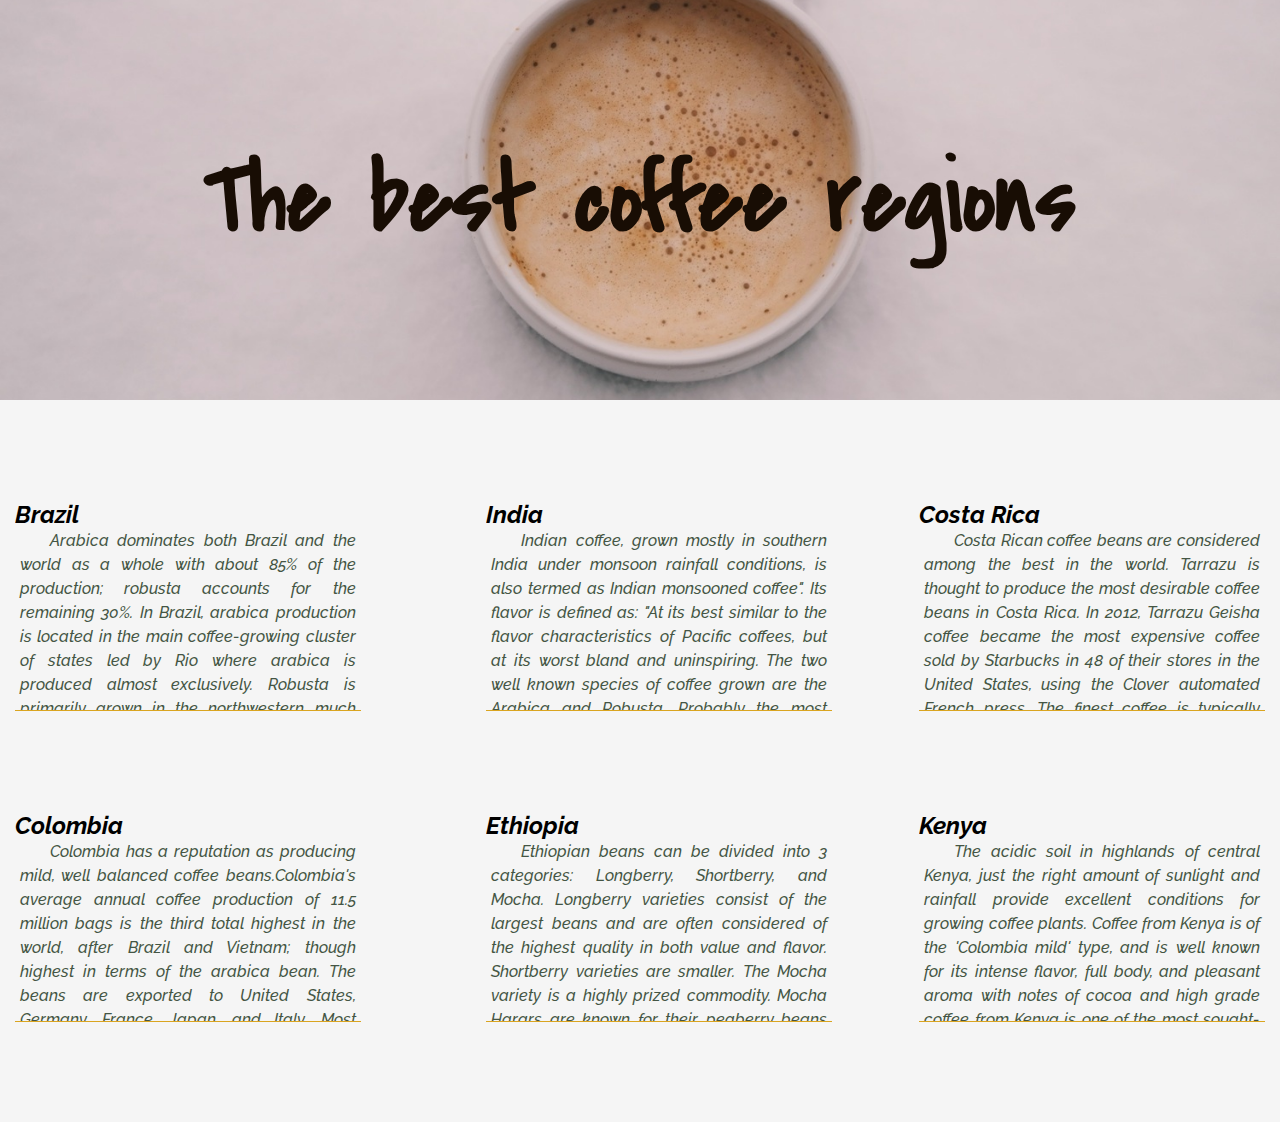
<file: index.html>
<!DOCTYPE html>
<html lang="en">
  <head>
    <meta charset="UTF-8" />
    <!-- /* viliccon - иконка сайта во вкладке */ -->
    <link rel="shortcut icon" href="./images/coffee.png" type="image/x-icon" />
    <link rel="stylesheet" href="./style.css" />
    <title>Box Model</title>
  </head>
  <body>
    <div class="header">
      <h1>The best coffee regions</h1>
    </div>
    <div class="main">
      <div class="left">
        <div>
          <h2>Brazil</h2>
          <p>
            Arabica dominates both Brazil and the world as a whole with about
            85% of the production; robusta accounts for the remaining 30%. In
            Brazil, arabica production is located in the main coffee-growing
            cluster of states led by Rio where arabica is produced almost
            exclusively. Robusta is primarily grown in the northwestern much
            smaller state of Espirito Santo where about 80% of the coffee is
            robusta.
          </p>
          <a
            href="https://ru.wikipedia.org/wiki/%D0%91%D1%80%D0%B0%D0%B7%D0%B8%D0%BB%D0%B8%D1%8F"
            >Learn more about Brazil</a
          >
        </div>
        <div>
          <h2>Colombia</h2>
          <p>
            Colombia has a reputation as producing mild, well balanced coffee
            beans.Colombia's average annual coffee production of 11.5 million
            bags is the third total highest in the world, after Brazil and
            Vietnam; though highest in terms of the arabica bean. The beans are
            exported to United States, Germany, France, Japan, and Italy. Most
            coffee is grown in the Colombian coffee growing axis region.
          </p>
          <a href="https://en.wikipedia.org/wiki/Colombia"
            >Learn More about Colombia</a
          >
        </div>
      </div>
      <div class="middle">  
        <div>
          <h2>India</h2>
          <p>
            Indian coffee, grown mostly in southern India under monsoon rainfall
            conditions, is also termed as Indian monsooned coffee". Its flavor
            is defined as: "At its best similar to the flavor characteristics of
            Pacific coffees, but at its worst bland and uninspiring. The two
            well known species of coffee grown are the Arabica and Robusta.
            Probably the most commonly planted Arabica in India and Southeast
            Asia is S.795.
          </p>
          <a href="https://en.wikipedia.org/wiki/India"
            >Learn More about India</a
          >
        </div>   
        <div>
          <h2>Ethiopia</h2>
          <p>
            Ethiopian beans can be divided into 3 categories: Longberry,
            Shortberry, and Mocha. Longberry varieties consist of the largest
            beans and are often considered of the highest quality in both value
            and flavor. Shortberry varieties are smaller. The Mocha variety is a
            highly prized commodity. Mocha Harars are known for their peaberry
            beans that often have complex chocolate, spice and citrus notes.
          </p>
          <a href="https://en.wikipedia.org/wiki/Ethiopia"
            >Learn More about Ethiopia</a
          >
        </div>
      </div>
      <div class="right"> 
        <div>
          <h2>Costa Rica</h2>
          <p>
            Costa Rican coffee beans are considered among the best in the world.
            Tarrazu is thought to produce the most desirable coffee beans in
            Costa Rica. In 2012, Tarrazu Geisha coffee became the most expensive
            coffee sold by Starbucks in 48 of their stores in the United States,
            using the Clover automated French press. The finest coffee is
            typically grown at altitudes of 1200 to 1700 meters.
          </p>
          <a href="https://en.wikipedia.org/wiki/Costa_Rica"
            >Learn More about Costa Rica</a
          >
        </div>
        <div>
          <h2>Kenya</h2>
          <p>
            The acidic soil in highlands of central Kenya, just the right amount
            of sunlight and rainfall provide excellent conditions for growing
            coffee plants. Coffee from Kenya is of the 'Colombia mild' type, and
            is well known for its intense flavor, full body, and pleasant aroma
            with notes of cocoa and high grade coffee from Kenya is one of the
            most sought-after coffees in the world.
          </p>
          <a href="https://en.wikipedia.org/wiki/Kenya">Learn More about Kenya</a>
        </div>
      </div>
    </div>
  </body>
</html>

<!-- [Shift] + [Alt] + [F] == автоформат параграфа  -->
</file>
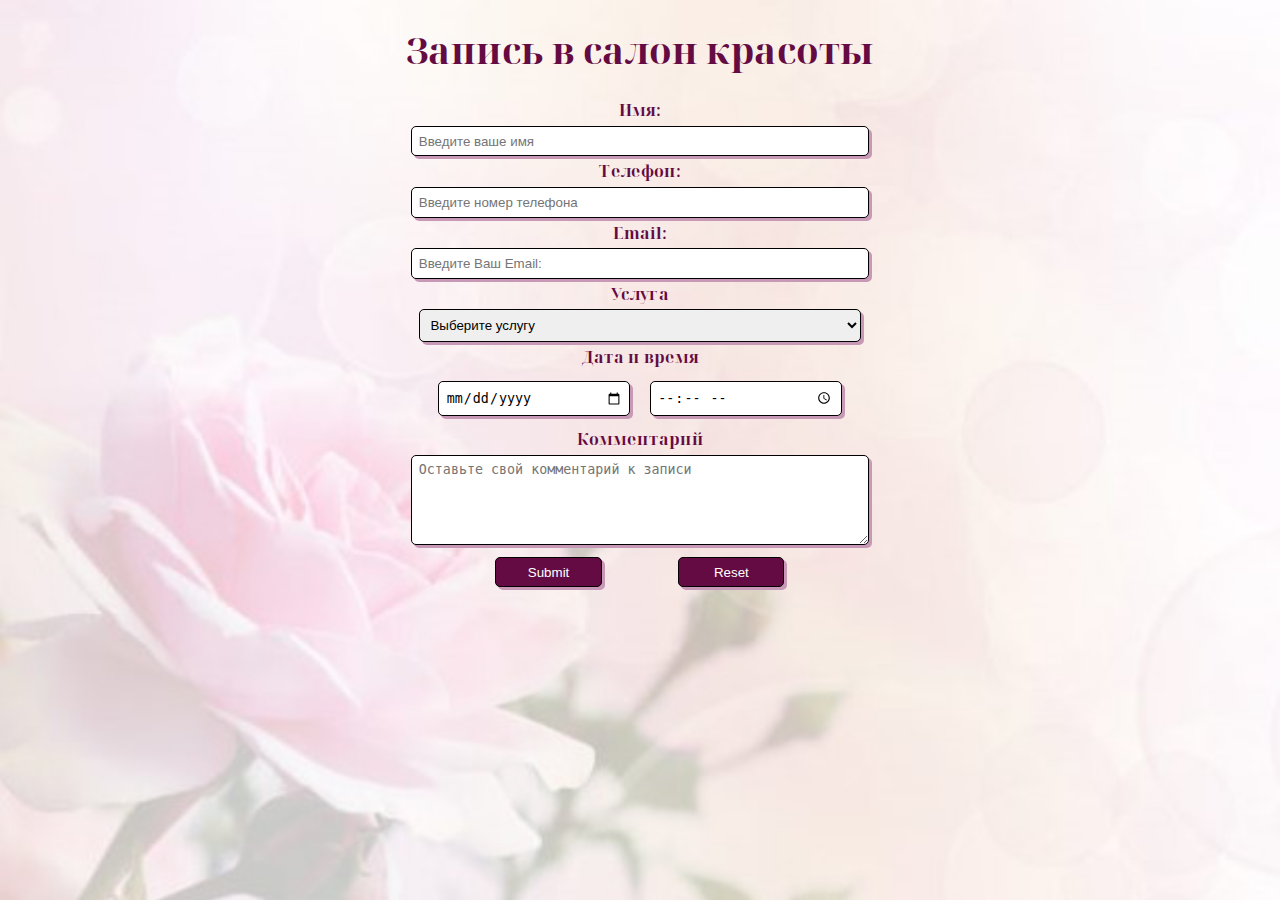
<file: HW_02.05/index.html>
<!DOCTYPE html>
<html lang="en">
<head>
    <meta charset="UTF-8">
    <meta http-equiv="X-UA-Compatible" content="IE=edge">
    <meta name="viewport" content="width=device-width, initial-scale=1.0">
    <link rel="stylesheet" href="style.css">
    <title>Document</title>
</head>
<body>
    <h1>Запись в салон красоты</h1>
    <!-- 
        имя, номер телефона, мэйл, выберите услугу, желамая дата время, комментарий. 
     -->
     <form>
        <label for="name">Имя:</label>
        <input type="text" id="name" placeholder="Введите ваше имя" required>

        <label for="phone">Телефон:</label>
        <input type="phone" id="phone" placeholder="Введите номер телефона" required>

        <label for="email">Email:</label>
        <input type="email" id="email" placeholder="Введите Ваш Email:" required>

        <label for="service">Услуга</label>
        <select name="service" id="service" required>
            <option value="">Выберите услугу</option>
            <option value="manicure">Маникюр</option>
            <option value="lashes">Уход за ресницами</option>
            <option value="hairStyle">Парикмахерские услуги</option>
            <option value="makeUp">Макияж</option>
            <option value="massage">Массаж</option>
        </select>
        <label for="date">Дата и время</label>
        <div class="date">
            <input type="date" id="date">
            <input type="time" id="time">
        </div>

        <!-- <label for="time">Время</label> -->

        <label for="comment">Комментарий</label>
        <textarea name="comment"
                  id="comment"
                  rows="5"
                  placeholder="Оставьте свой комментарий к записи"
        ></textarea>
        <div class="button">
            <input type="submit" name="Записаться" id="submit">
            <input type="reset" name="Отменить" id="reset">     
        </div>
     </form>
</body>
</html>
</file>
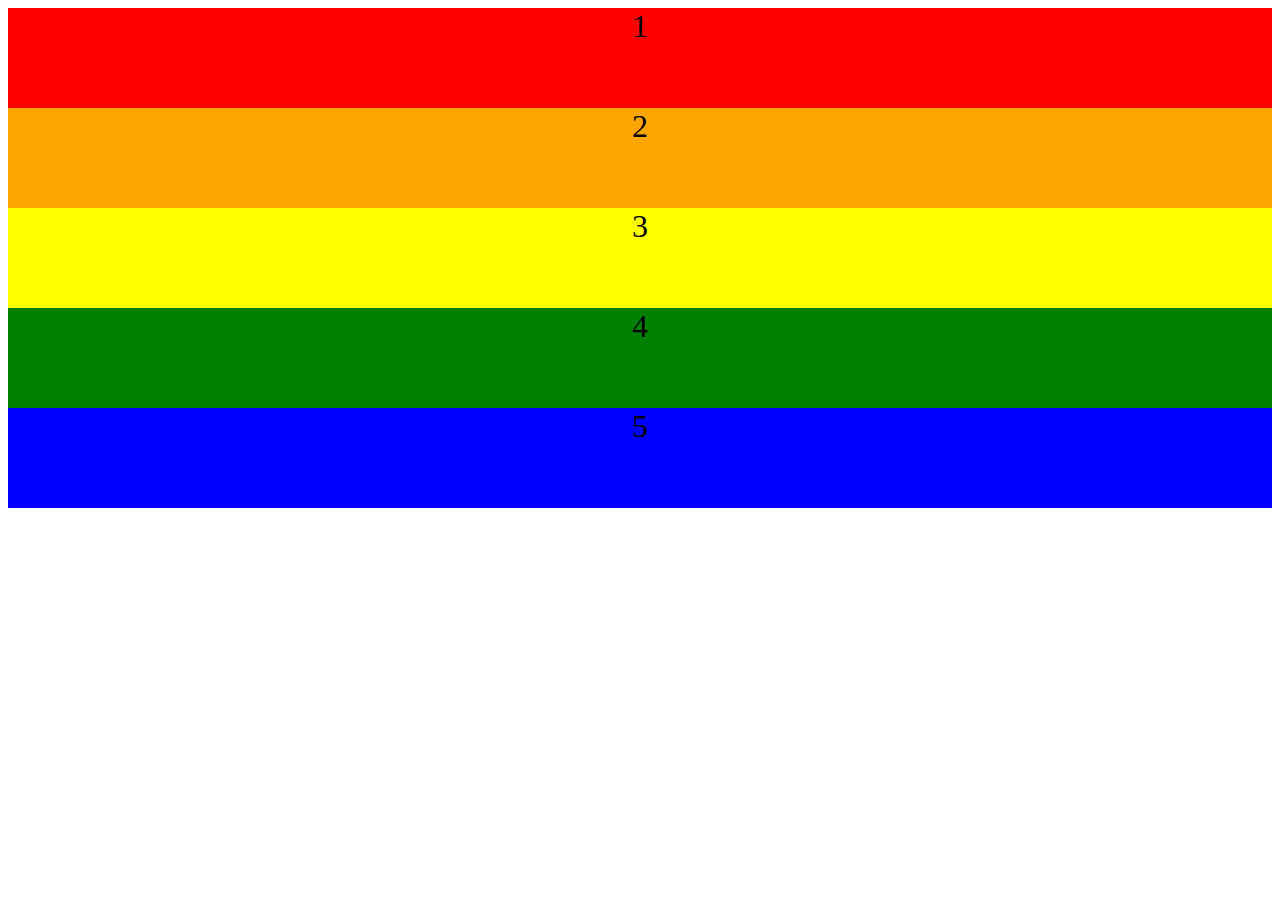
<file: HW_06_04.05/index.html>
<!DOCTYPE html>
<html lang="en">
<head>
    <meta charset="UTF-8">
    <meta http-equiv="X-UA-Compatible" content="IE=edge">
    <meta name="viewport" content="width=device-width, initial-scale=1.0">
    <link href="https://cdn.jsdelivr.net/npm/bootstrap@5.3.0-alpha3/dist/css/bootstrap.min.css" rel="stylesheet" integrity="sha384-KK94CHFLLe+nY2dmCWGMq91rCGa5gtU4mk92HdvYe+M/SXH301p5ILy+dN9+nJOZ" crossorigin="anonymous">
    <link rel="stylesheet" href="./style.css">    
    <title>Document</title>
</head>
<body>
    <div class="container">
        <div class="row">
            <div class="red col-sm-6 col-md-4 col-xl">1</div>
            <div class="orange col-sm-6 col-md-4 col-xl">2</div>
            <div class="yellow col-sm-6 col-md-4 col-xl">3</div>
            <div class="green col-sm-6 col-md-6 col-xl">4</div>
            <div class="blue  col-md-6 col-xl">5</div> <!--col-sm-12 можно не писать-->
        </div>
    </div>
</body>
</html>
</file>
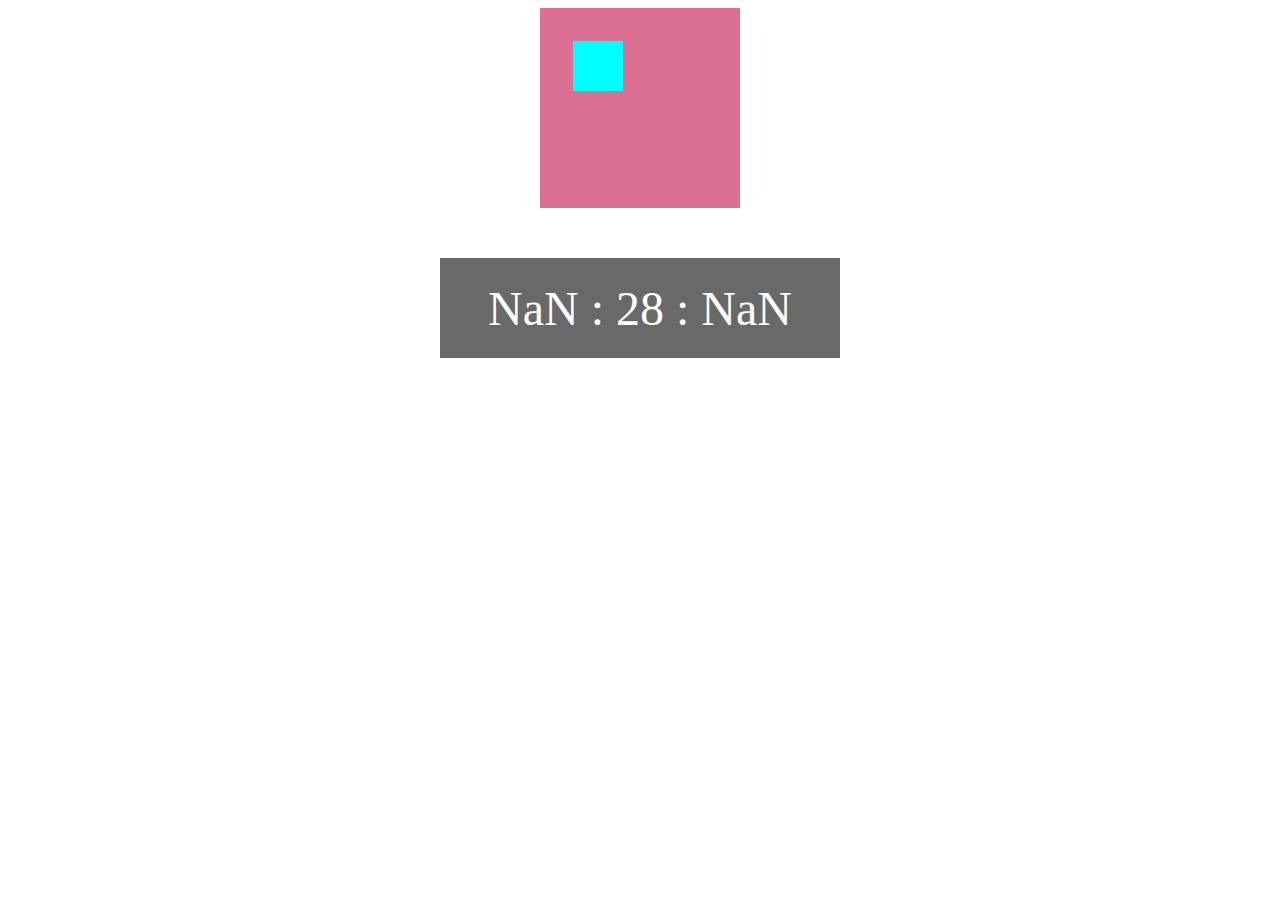
<file: HW_07_05.05/index.html>
<!DOCTYPE html>
<html lang="en">
<head>
    <meta charset="UTF-8">
    <meta http-equiv="X-UA-Compatible" content="IE=edge">
    <meta name="viewport" content="width=device-width, initial-scale=1.0">
    <script src="./script.js" defer></script>
    <link rel="stylesheet" href="./style.css">    
    <title>Animation</title>
</head>
<body>
    <div id="container">
        <div id="box"></div>
    </div>
    <div id="timeBox">
        <p id="time">time</p>
    </div>
</body>
</html>
</file>
<file: style.css>
@import url('https://fonts.googleapis.com/css2?family=Covered+By+Your+Grace&family=Raleway:ital,wght@0,100;0,500;0,600;0,800;1,500;1,600;1,800&display=swap');

*{
    margin: 0;
    padding: 0;
}

body{
    background-color: whitesmoke;
    font-family: 'Raleway', sans-serif;
    font-weight: 500;
    font-style: italic;

}

.header{
    height: 400px;
    background-image: url('./images/coffee-bgnd.jpeg');
    background-position: center;
    background-repeat: no-repeat;
    background-size: cover;
}

h1{
    padding-top: 132px;
    font-style: normal;
    font-family: 'Covered By Your Grace', cursive;
    font-size: 100px; /*размер шрифта*/
    text-align: center; 
    color: rgba(24, 13, 4, 1);
}

.main{
    position: relative;
}

.left, .middle, .right{
    position: absolute;
    width: 27%;
    top: 0;
}

.left{
    left: 15px;
}

.middle{
    left: 38%;
}
.right{
    right: 15px;
}



.left > div, .middle > div, .right > div{
    margin: 100px 0;
    border-bottom: 1px solid goldenrod;
    padding-bottom: 60px;
    height: 150px;
    overflow-y: auto;
}

.main div > p {
    text-align: justify;
    color: #454;
    padding: 0 5px;
    line-height: 1.5;
    text-indent: 30px;
    font-weight: 500;
}
</file>
<file: HW_02.05/style.css>
@import url('https://fonts.googleapis.com/css2?family=Noto+Serif+Display:wght@500&display=swap');

body{
    background-image: url(images/fon-uslugi-1024x739.jpg);
    background-size: 100%;
    background-repeat: no-repeat;
    font-family: 'Noto Serif Display', serif;
    font-weight: bold;
    color: #640b43;
}

form{
    display: flex;
    flex-direction: column;
    align-items: center;
    width: 50%;
    margin: 0 auto;
}

h1{
    font-size: 2.3em;
    text-align: center;
}

label{
    margin-bottom: 0.3em;
}

input, select, textarea{
    width: 70%;
    padding: 0.5em;
    border-radius: 5px;
    border: 1.5px solid #030002;
    box-shadow: #c799b6 3px 3px;
    margin-bottom: 0.3em;
}

.date,.button{
    width: 70%;
    padding: 0.5em;
    display: flex;
    justify-content: space-evenly;
}

#date, #time{
    width: 40%;
}

#submit, #reset{
    width: 24%;
    background-color: #640b43;
    color: white;
    display: flex;
    justify-content: space-evenly;
    cursor: pointer;
}
</file>
<file: HW_06_04.05/style.css>
.red, .orange, .yellow, .green, .blue{
    height: 100px;
    text-align: center; 
    font-size: 2em;  
}

.red{
    background: red;
}

.orange{
    background-color: orange;
}

.yellow{
    background-color: yellow;
}

.green{
    background-color: green;
}

.blue{
    background-color: blue;
}

.red{
    
}
</file>
<file: HW_07_05.05/style.css>
body{
    display: flex;
    justify-content: center;
    flex-direction: column;
}

#container{
    width: 200px;
    height: 200px;
    background-color: palevioletred;
    position: relative;
    margin: auto;
}

#box{
    width: 50px;
    height: 50px;
    background-color: aqua;
    position: absolute;
}

#timeBox{
    width: 400px;
    height: 100px;
    background-color: dimgray;
    margin: 50px auto;
    display: flex;
    justify-content: center;
    align-content: center;
    flex-wrap: wrap;

}

#time{
    color: white;
    font-size: 3em;
}
</file>
